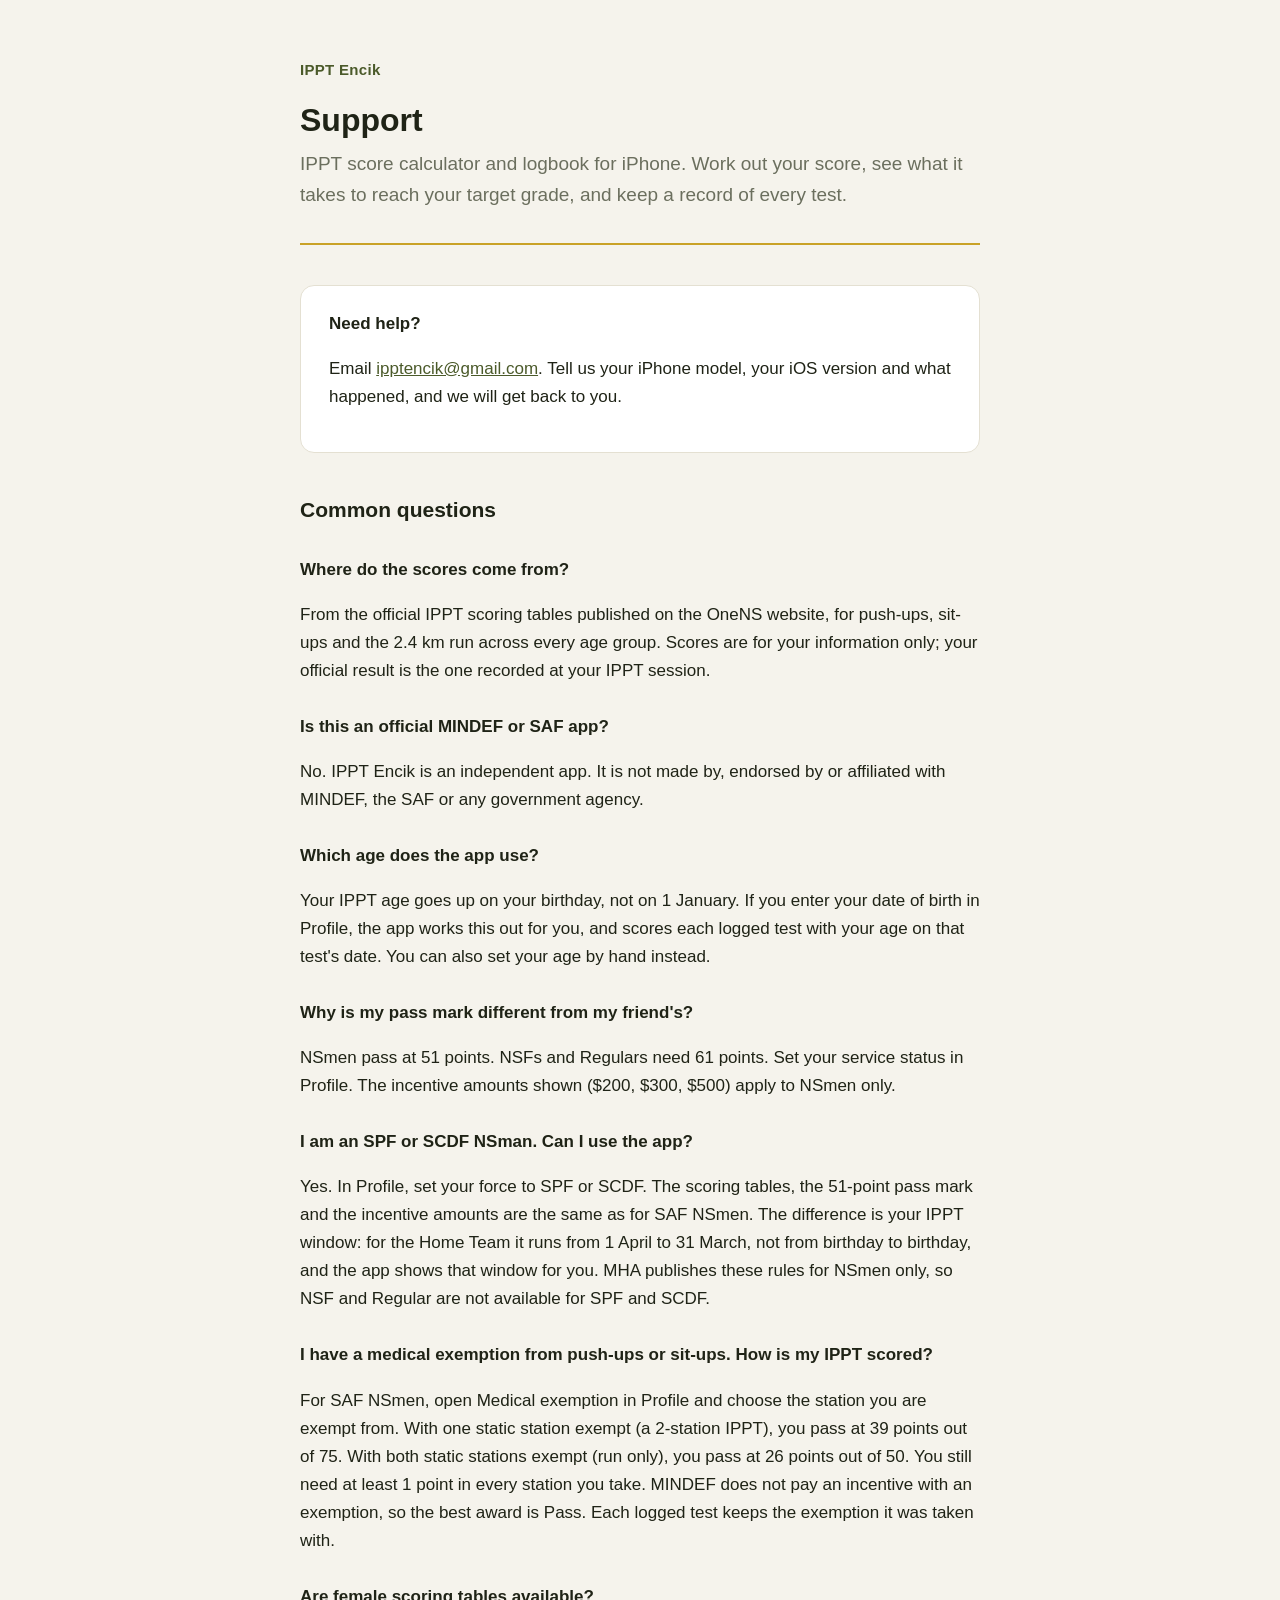
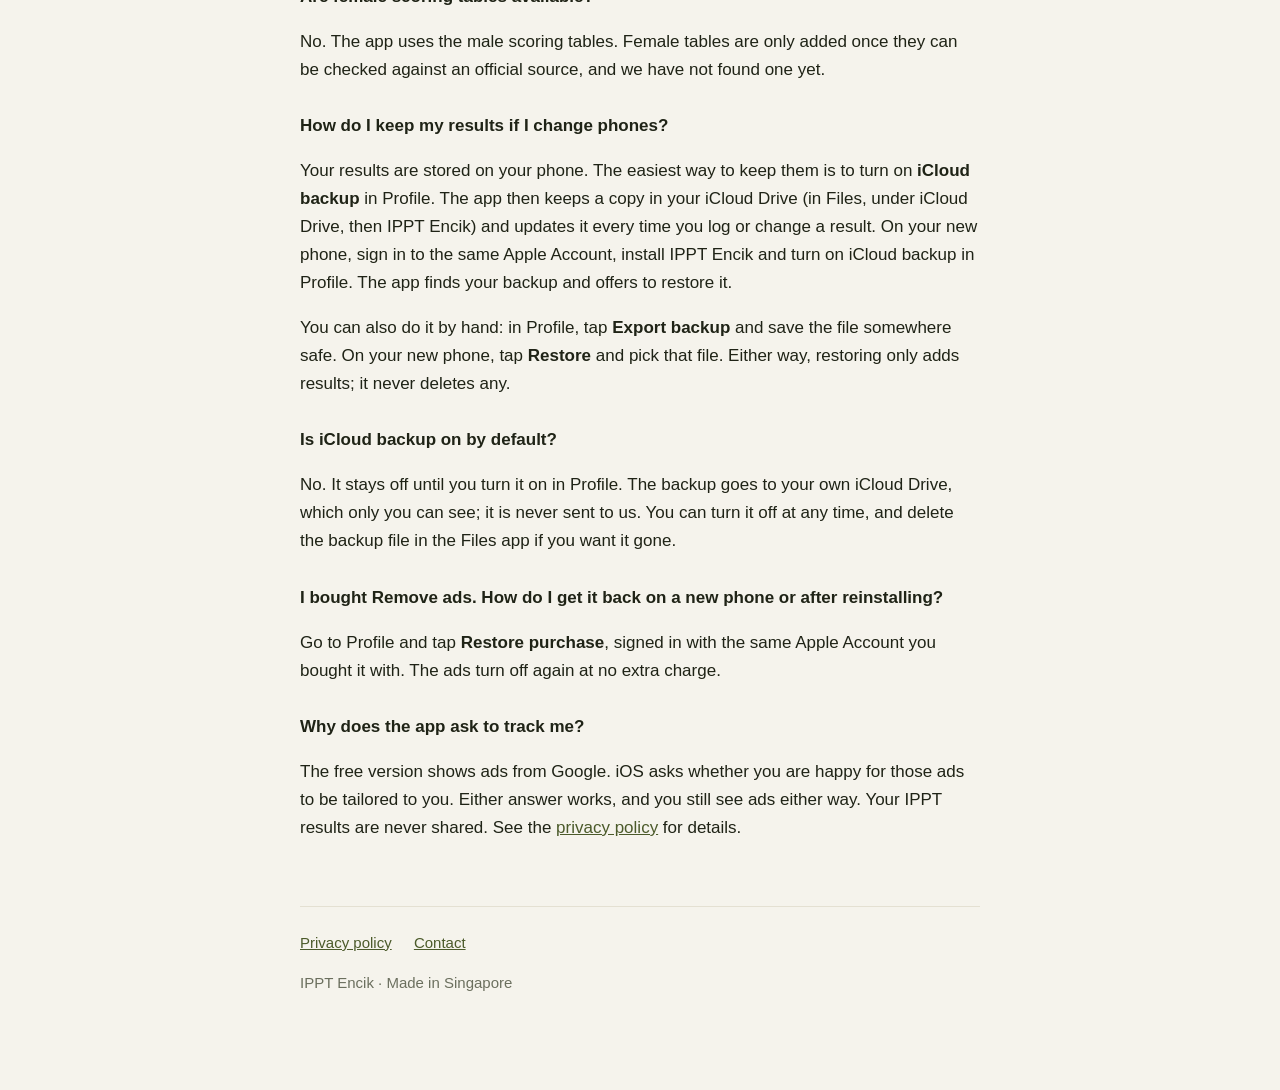
<file: index.html>
<!doctype html>
<html lang="en">
<head>
<meta charset="utf-8">
<meta name="viewport" content="width=device-width, initial-scale=1">
<title>IPPT Encik - Support</title>
<meta name="description" content="Help and answers for IPPT Encik, the IPPT score calculator and logbook for iPhone.">
<link rel="stylesheet" href="style.css">
</head>
<body>
<div class="wrap">

<header>
  <a class="mark" href="./">IPPT Encik</a>
  <h1>Support</h1>
  <p class="lede">IPPT score calculator and logbook for iPhone. Work out your score, see what it takes to reach your target grade, and keep a record of every test.</p>
</header>

<div class="card">
  <h3>Need help?</h3>
  <p>Email <a href="mailto:ipptencik@gmail.com">ipptencik@gmail.com</a>. Tell us your iPhone model, your iOS version and what happened, and we will get back to you.</p>
</div>

<h2>Common questions</h2>

<h3>Where do the scores come from?</h3>
<p>From the official IPPT scoring tables published on the OneNS website, for push-ups, sit-ups and the 2.4 km run across every age group. Scores are for your information only; your official result is the one recorded at your IPPT session.</p>

<h3>Is this an official MINDEF or SAF app?</h3>
<p>No. IPPT Encik is an independent app. It is not made by, endorsed by or affiliated with MINDEF, the SAF or any government agency.</p>

<h3>Which age does the app use?</h3>
<p>Your IPPT age goes up on your birthday, not on 1 January. If you enter your date of birth in Profile, the app works this out for you, and scores each logged test with your age on that test's date. You can also set your age by hand instead.</p>

<h3>Why is my pass mark different from my friend's?</h3>
<p>NSmen pass at 51 points. NSFs and Regulars need 61 points. Set your service status in Profile. The incentive amounts shown ($200, $300, $500) apply to NSmen only.</p>

<h3>I am an SPF or SCDF NSman. Can I use the app?</h3>
<p>Yes. In Profile, set your force to SPF or SCDF. The scoring tables, the 51-point pass mark and the incentive amounts are the same as for SAF NSmen. The difference is your IPPT window: for the Home Team it runs from 1 April to 31 March, not from birthday to birthday, and the app shows that window for you. MHA publishes these rules for NSmen only, so NSF and Regular are not available for SPF and SCDF.</p>

<h3>I have a medical exemption from push-ups or sit-ups. How is my IPPT scored?</h3>
<p>For SAF NSmen, open Medical exemption in Profile and choose the station you are exempt from. With one static station exempt (a 2-station IPPT), you pass at 39 points out of 75. With both static stations exempt (run only), you pass at 26 points out of 50. You still need at least 1 point in every station you take. MINDEF does not pay an incentive with an exemption, so the best award is Pass. Each logged test keeps the exemption it was taken with.</p>

<h3>Are female scoring tables available?</h3>
<p>No. The app uses the male scoring tables. Female tables are only added once they can be checked against an official source, and we have not found one yet.</p>

<h3>How do I keep my results if I change phones?</h3>
<p>Your results are stored on your phone. The easiest way to keep them is to turn on <strong>iCloud backup</strong> in Profile. The app then keeps a copy in your iCloud Drive (in Files, under iCloud Drive, then IPPT Encik) and updates it every time you log or change a result. On your new phone, sign in to the same Apple Account, install IPPT Encik and turn on iCloud backup in Profile. The app finds your backup and offers to restore it.</p>
<p>You can also do it by hand: in Profile, tap <strong>Export backup</strong> and save the file somewhere safe. On your new phone, tap <strong>Restore</strong> and pick that file. Either way, restoring only adds results; it never deletes any.</p>

<h3>Is iCloud backup on by default?</h3>
<p>No. It stays off until you turn it on in Profile. The backup goes to your own iCloud Drive, which only you can see; it is never sent to us. You can turn it off at any time, and delete the backup file in the Files app if you want it gone.</p>

<h3>I bought Remove ads. How do I get it back on a new phone or after reinstalling?</h3>
<p>Go to Profile and tap <strong>Restore purchase</strong>, signed in with the same Apple Account you bought it with. The ads turn off again at no extra charge.</p>

<h3>Why does the app ask to track me?</h3>
<p>The free version shows ads from Google. iOS asks whether you are happy for those ads to be tailored to you. Either answer works, and you still see ads either way. Your IPPT results are never shared. See the <a href="privacy.html">privacy policy</a> for details.</p>

<footer>
  <a href="privacy.html">Privacy policy</a>
  <a href="mailto:ipptencik@gmail.com">Contact</a>
  <p>IPPT Encik · Made in Singapore</p>
</footer>

</div>
</body>
</html>
</file>
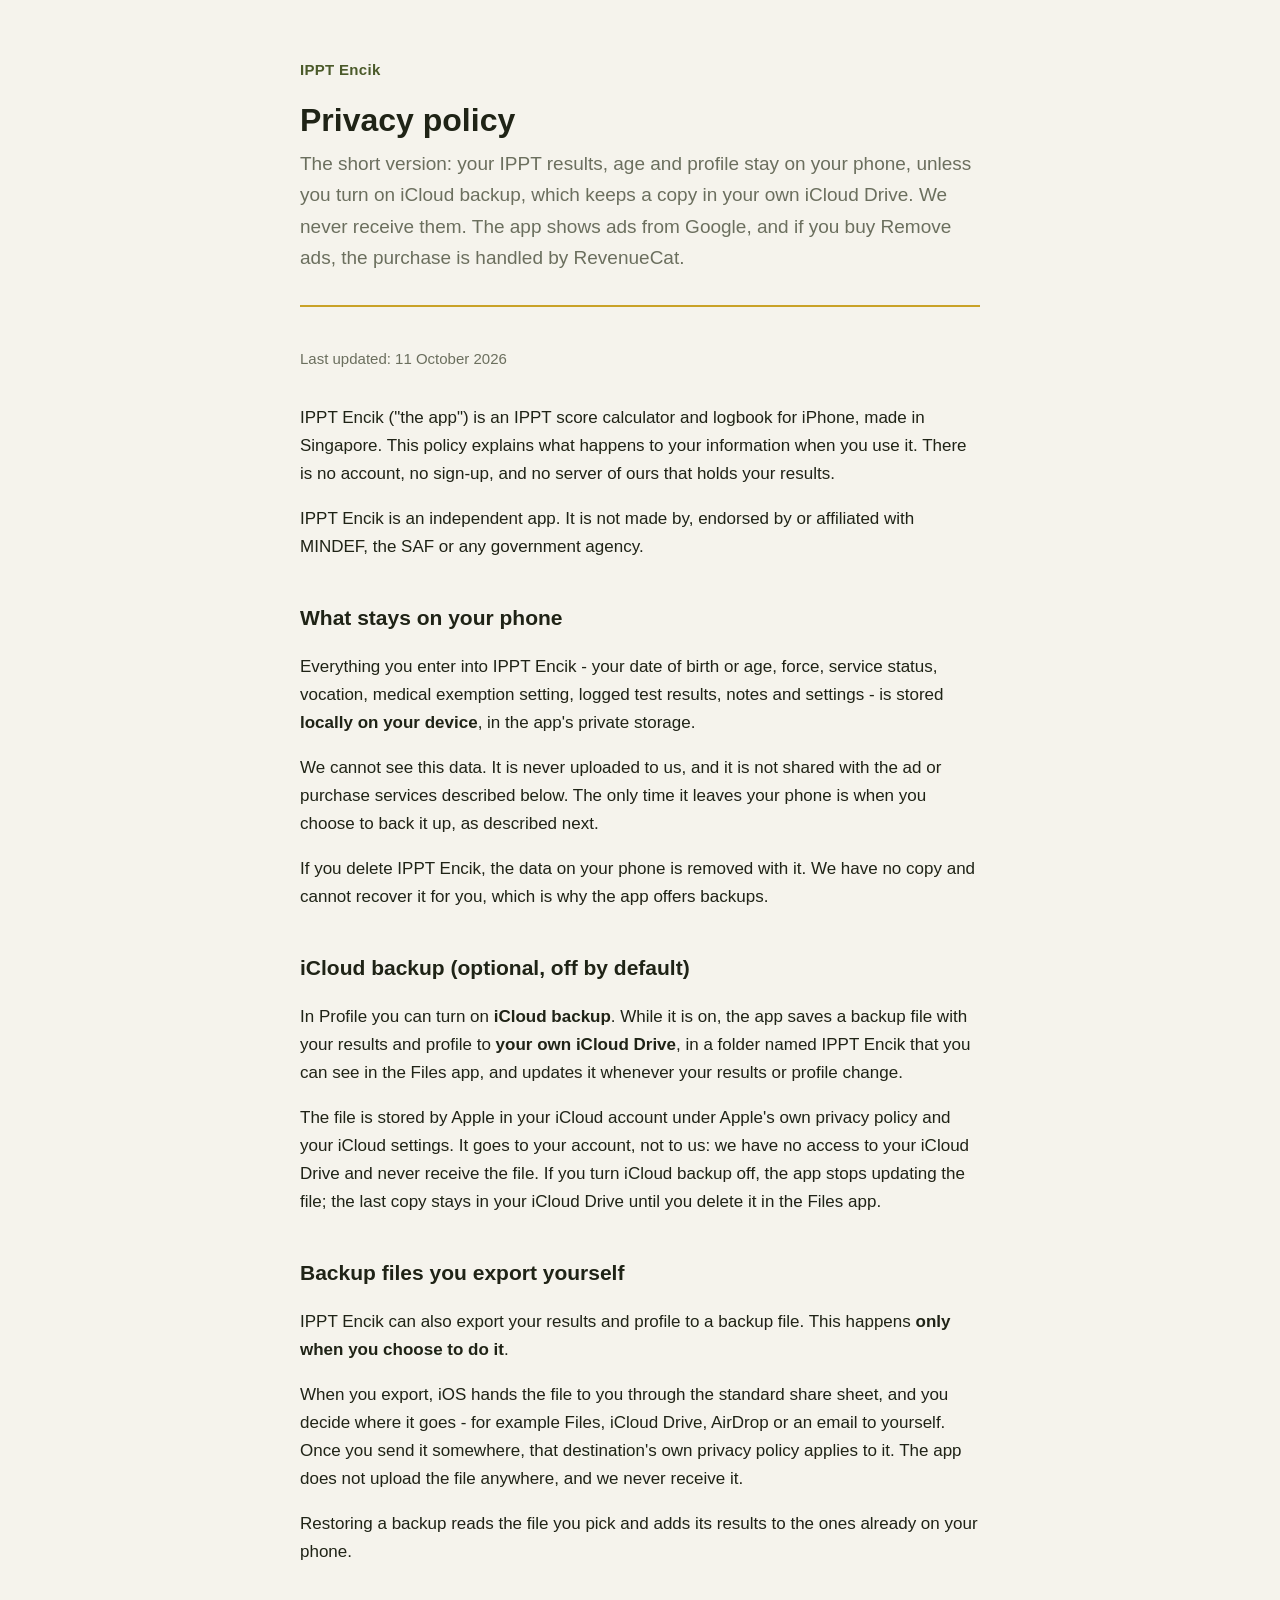
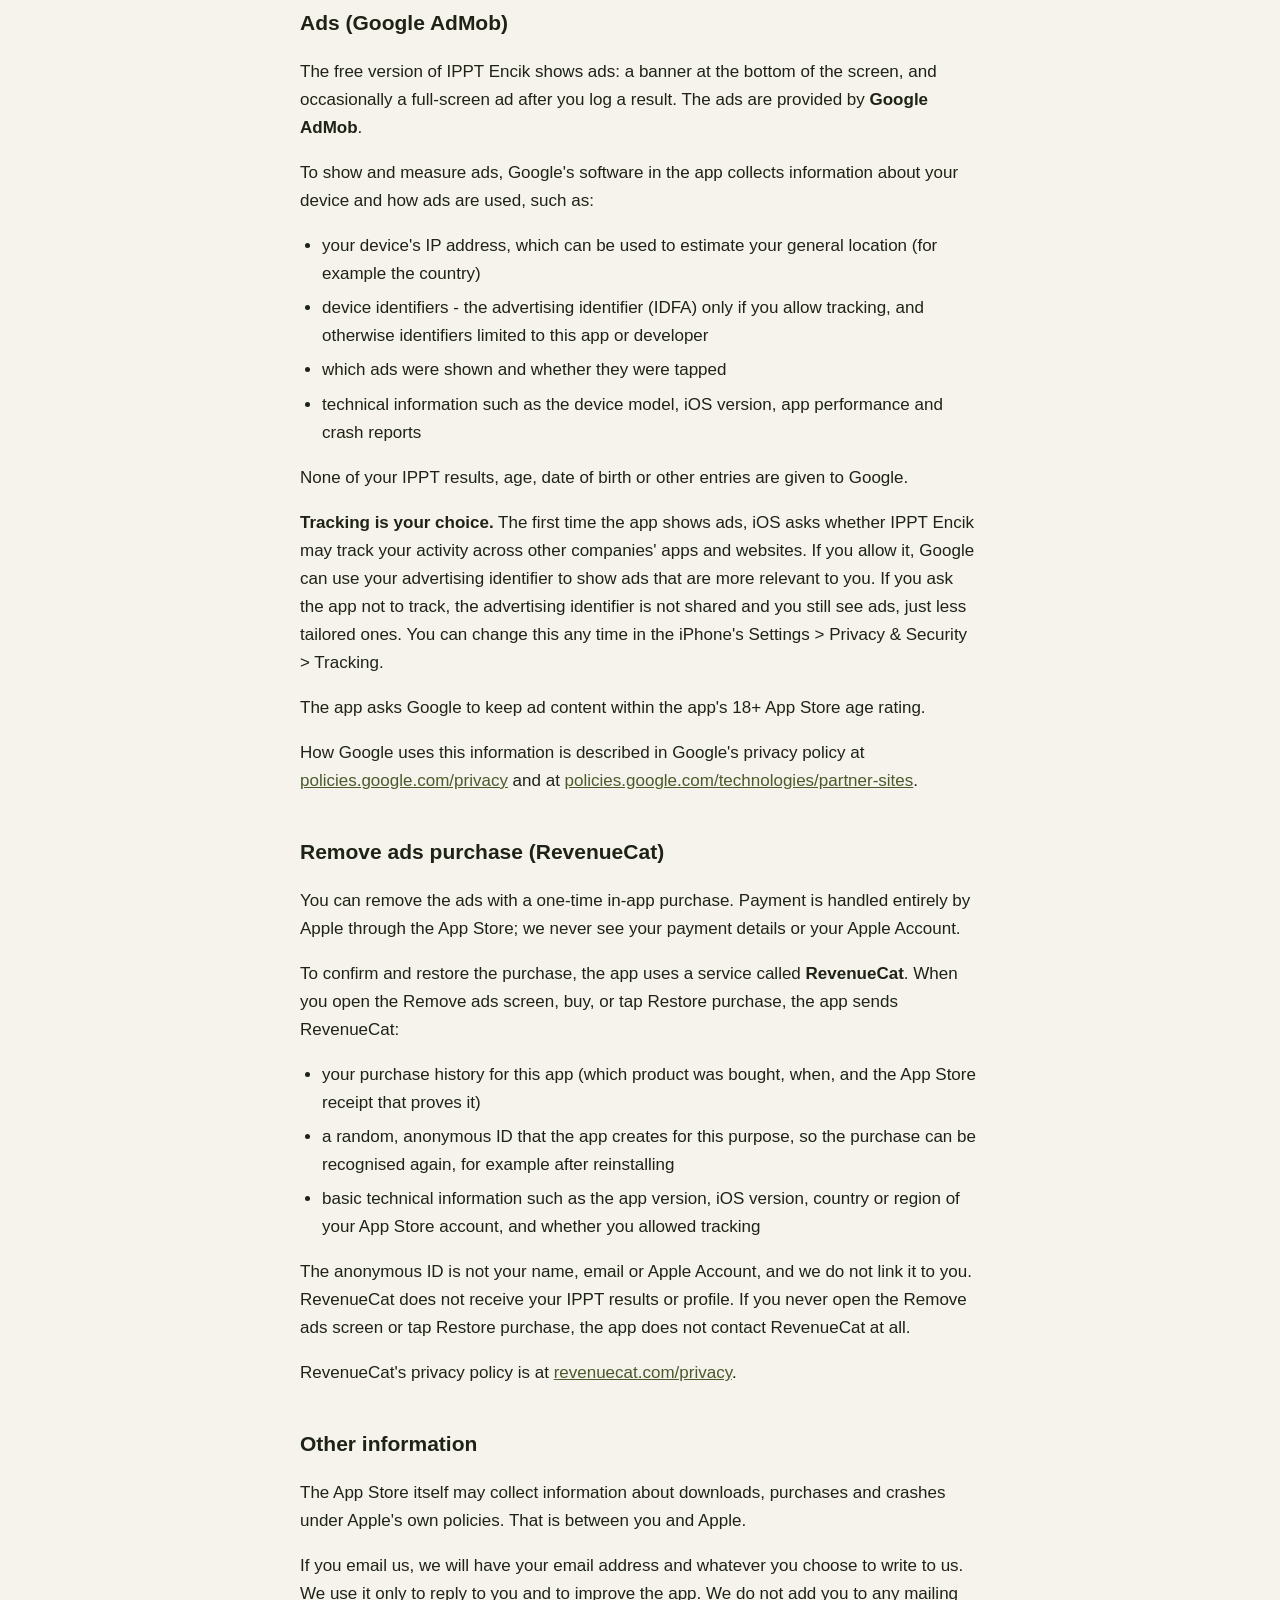
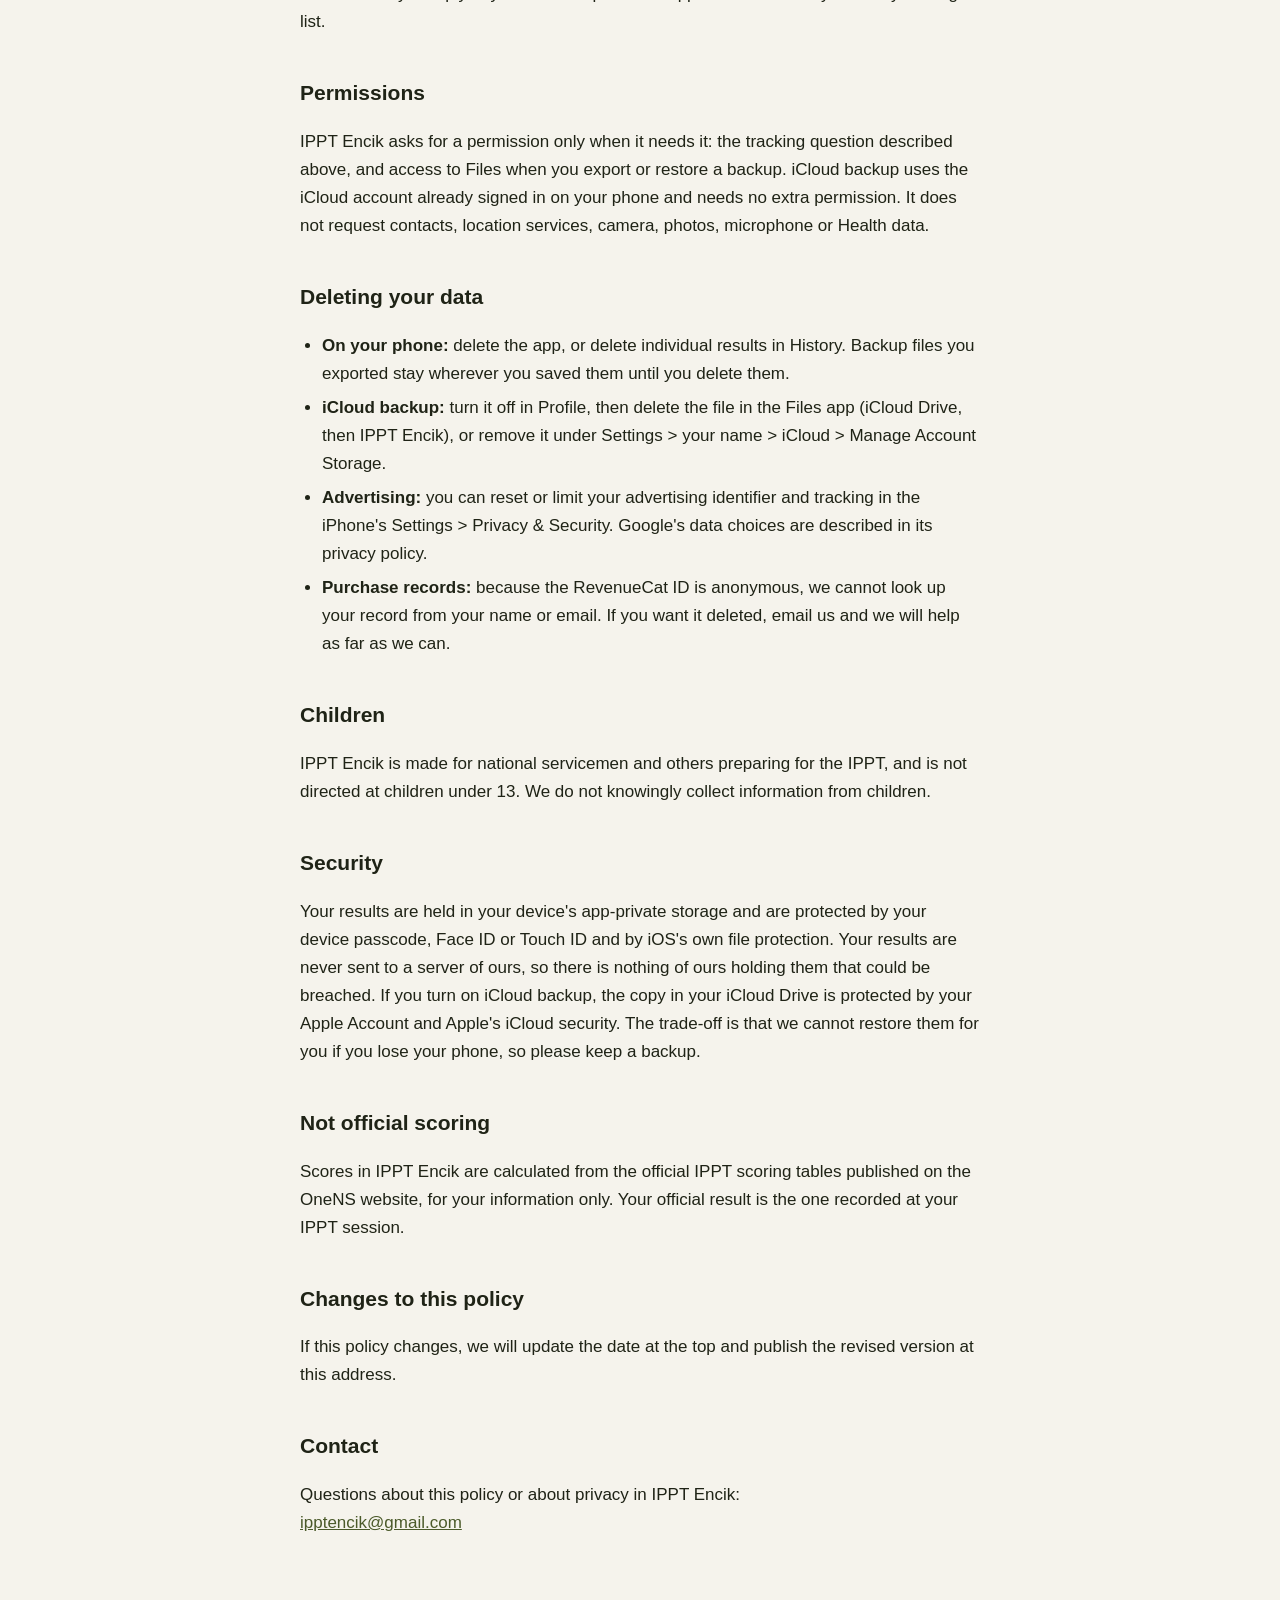
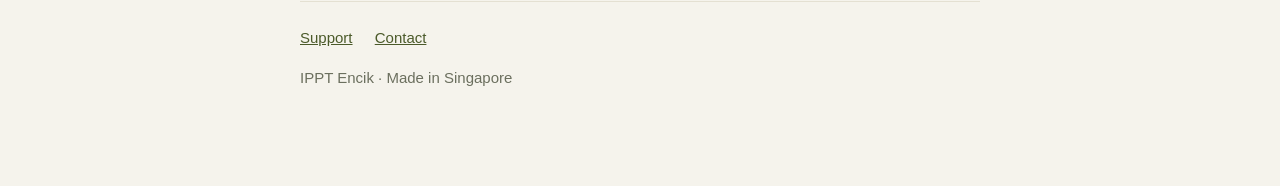
<file: privacy.html>
<!doctype html>
<html lang="en">
<head>
<meta charset="utf-8">
<meta name="viewport" content="width=device-width, initial-scale=1">
<title>IPPT Encik - Privacy policy</title>
<meta name="description" content="Your IPPT results stay on your phone. IPPT Encik has no account. Ads are served by Google AdMob and purchases are handled by RevenueCat.">
<link rel="stylesheet" href="style.css">
</head>
<body>
<div class="wrap">

<header>
  <a class="mark" href="./">IPPT Encik</a>
  <h1>Privacy policy</h1>
  <p class="lede">The short version: your IPPT results, age and profile stay on your phone, unless you turn on iCloud backup, which keeps a copy in your own iCloud Drive. We never receive them. The app shows ads from Google, and if you buy Remove ads, the purchase is handled by RevenueCat.</p>
</header>

<p class="updated">Last updated: 11 October 2026</p>

<p>IPPT Encik ("the app") is an IPPT score calculator and logbook for iPhone, made in Singapore. This policy explains what happens to your information when you use it. There is no account, no sign-up, and no server of ours that holds your results.</p>

<p>IPPT Encik is an independent app. It is not made by, endorsed by or affiliated with MINDEF, the SAF or any government agency.</p>

<h2>What stays on your phone</h2>
<p>Everything you enter into IPPT Encik - your date of birth or age, force, service status, vocation, medical exemption setting, logged test results, notes and settings - is stored <strong>locally on your device</strong>, in the app's private storage.</p>
<p>We cannot see this data. It is never uploaded to us, and it is not shared with the ad or purchase services described below. The only time it leaves your phone is when you choose to back it up, as described next.</p>
<p>If you delete IPPT Encik, the data on your phone is removed with it. We have no copy and cannot recover it for you, which is why the app offers backups.</p>

<h2>iCloud backup (optional, off by default)</h2>
<p>In Profile you can turn on <strong>iCloud backup</strong>. While it is on, the app saves a backup file with your results and profile to <strong>your own iCloud Drive</strong>, in a folder named IPPT Encik that you can see in the Files app, and updates it whenever your results or profile change.</p>
<p>The file is stored by Apple in your iCloud account under Apple's own privacy policy and your iCloud settings. It goes to your account, not to us: we have no access to your iCloud Drive and never receive the file. If you turn iCloud backup off, the app stops updating the file; the last copy stays in your iCloud Drive until you delete it in the Files app.</p>

<h2>Backup files you export yourself</h2>
<p>IPPT Encik can also export your results and profile to a backup file. This happens <strong>only when you choose to do it</strong>.</p>
<p>When you export, iOS hands the file to you through the standard share sheet, and you decide where it goes - for example Files, iCloud Drive, AirDrop or an email to yourself. Once you send it somewhere, that destination's own privacy policy applies to it. The app does not upload the file anywhere, and we never receive it.</p>
<p>Restoring a backup reads the file you pick and adds its results to the ones already on your phone.</p>

<h2>Ads (Google AdMob)</h2>
<p>The free version of IPPT Encik shows ads: a banner at the bottom of the screen, and occasionally a full-screen ad after you log a result. The ads are provided by <strong>Google AdMob</strong>.</p>
<p>To show and measure ads, Google's software in the app collects information about your device and how ads are used, such as:</p>
<ul>
  <li>your device's IP address, which can be used to estimate your general location (for example the country)</li>
  <li>device identifiers - the advertising identifier (IDFA) only if you allow tracking, and otherwise identifiers limited to this app or developer</li>
  <li>which ads were shown and whether they were tapped</li>
  <li>technical information such as the device model, iOS version, app performance and crash reports</li>
</ul>
<p>None of your IPPT results, age, date of birth or other entries are given to Google.</p>
<p><strong>Tracking is your choice.</strong> The first time the app shows ads, iOS asks whether IPPT Encik may track your activity across other companies' apps and websites. If you allow it, Google can use your advertising identifier to show ads that are more relevant to you. If you ask the app not to track, the advertising identifier is not shared and you still see ads, just less tailored ones. You can change this any time in the iPhone's Settings &gt; Privacy &amp; Security &gt; Tracking.</p>
<p>The app asks Google to keep ad content within the app's 18+ App Store age rating.</p>
<p>How Google uses this information is described in Google's privacy policy at <a href="https://policies.google.com/privacy">policies.google.com/privacy</a> and at <a href="https://policies.google.com/technologies/partner-sites">policies.google.com/technologies/partner-sites</a>.</p>

<h2>Remove ads purchase (RevenueCat)</h2>
<p>You can remove the ads with a one-time in-app purchase. Payment is handled entirely by Apple through the App Store; we never see your payment details or your Apple Account.</p>
<p>To confirm and restore the purchase, the app uses a service called <strong>RevenueCat</strong>. When you open the Remove ads screen, buy, or tap Restore purchase, the app sends RevenueCat:</p>
<ul>
  <li>your purchase history for this app (which product was bought, when, and the App Store receipt that proves it)</li>
  <li>a random, anonymous ID that the app creates for this purpose, so the purchase can be recognised again, for example after reinstalling</li>
  <li>basic technical information such as the app version, iOS version, country or region of your App Store account, and whether you allowed tracking</li>
</ul>
<p>The anonymous ID is not your name, email or Apple Account, and we do not link it to you. RevenueCat does not receive your IPPT results or profile. If you never open the Remove ads screen or tap Restore purchase, the app does not contact RevenueCat at all.</p>
<p>RevenueCat's privacy policy is at <a href="https://www.revenuecat.com/privacy">revenuecat.com/privacy</a>.</p>

<h2>Other information</h2>
<p>The App Store itself may collect information about downloads, purchases and crashes under Apple's own policies. That is between you and Apple.</p>
<p>If you email us, we will have your email address and whatever you choose to write to us. We use it only to reply to you and to improve the app. We do not add you to any mailing list.</p>

<h2>Permissions</h2>
<p>IPPT Encik asks for a permission only when it needs it: the tracking question described above, and access to Files when you export or restore a backup. iCloud backup uses the iCloud account already signed in on your phone and needs no extra permission. It does not request contacts, location services, camera, photos, microphone or Health data.</p>

<h2>Deleting your data</h2>
<ul>
  <li><strong>On your phone:</strong> delete the app, or delete individual results in History. Backup files you exported stay wherever you saved them until you delete them.</li>
  <li><strong>iCloud backup:</strong> turn it off in Profile, then delete the file in the Files app (iCloud Drive, then IPPT Encik), or remove it under Settings &gt; your name &gt; iCloud &gt; Manage Account Storage.</li>
  <li><strong>Advertising:</strong> you can reset or limit your advertising identifier and tracking in the iPhone's Settings &gt; Privacy &amp; Security. Google's data choices are described in its privacy policy.</li>
  <li><strong>Purchase records:</strong> because the RevenueCat ID is anonymous, we cannot look up your record from your name or email. If you want it deleted, email us and we will help as far as we can.</li>
</ul>

<h2>Children</h2>
<p>IPPT Encik is made for national servicemen and others preparing for the IPPT, and is not directed at children under 13. We do not knowingly collect information from children.</p>

<h2>Security</h2>
<p>Your results are held in your device's app-private storage and are protected by your device passcode, Face ID or Touch ID and by iOS's own file protection. Your results are never sent to a server of ours, so there is nothing of ours holding them that could be breached. If you turn on iCloud backup, the copy in your iCloud Drive is protected by your Apple Account and Apple's iCloud security. The trade-off is that we cannot restore them for you if you lose your phone, so please keep a backup.</p>

<h2>Not official scoring</h2>
<p>Scores in IPPT Encik are calculated from the official IPPT scoring tables published on the OneNS website, for your information only. Your official result is the one recorded at your IPPT session.</p>

<h2>Changes to this policy</h2>
<p>If this policy changes, we will update the date at the top and publish the revised version at this address.</p>

<h2>Contact</h2>
<p>Questions about this policy or about privacy in IPPT Encik:<br>
<a href="mailto:ipptencik@gmail.com">ipptencik@gmail.com</a></p>

<footer>
  <a href="./">Support</a>
  <a href="mailto:ipptencik@gmail.com">Contact</a>
  <p>IPPT Encik · Made in Singapore</p>
</footer>

</div>
</body>
</html>
</file>
<file: style.css>
:root {
  --brand: #4b5a2a;
  --accent: #c9a227;
  --ink: #1f2316;
  --ink-muted: #6b6f5e;
  --page-bg: #f5f3ec;
  --card-bg: #ffffff;
  --border: #e4e0d2;
}

* { box-sizing: border-box; }

body {
  margin: 0;
  padding: 0 20px 80px;
  background: var(--page-bg);
  color: var(--ink);
  font: 400 17px/1.65 -apple-system, BlinkMacSystemFont, "Segoe UI", Roboto, sans-serif;
  -webkit-text-size-adjust: 100%;
}

.wrap { max-width: 680px; margin: 0 auto; }

header {
  padding: 56px 0 32px;
  border-bottom: 2px solid var(--accent);
  margin-bottom: 40px;
}

.mark {
  display: inline-block;
  font-weight: 600;
  font-size: 15px;
  letter-spacing: 0.02em;
  color: var(--brand);
  text-decoration: none;
}

h1 { font-size: 32px; line-height: 1.25; font-weight: 600; margin: 16px 0 8px; }
h2 { font-size: 21px; font-weight: 600; margin: 40px 0 12px; }
h3 { font-size: 17px; font-weight: 600; margin: 28px 0 6px; }

.lede { font-size: 19px; color: var(--ink-muted); margin: 0; }
.updated { font-size: 15px; color: var(--ink-muted); margin: 0 0 32px; }

a { color: var(--brand); }

.card {
  background: var(--card-bg);
  border: 1px solid var(--border);
  border-radius: 14px;
  padding: 24px 28px;
  margin: 32px 0;
}

.card h3:first-child { margin-top: 0; }

table { width: 100%; border-collapse: collapse; font-size: 15px; margin: 12px 0; }
th, td { text-align: left; vertical-align: top; padding: 8px 10px 8px 0; border-bottom: 1px solid var(--border); }
th { font-weight: 600; }

ul { padding-left: 22px; }
li { margin: 6px 0; }

footer {
  margin-top: 64px;
  padding-top: 24px;
  border-top: 1px solid var(--border);
  font-size: 15px;
  color: var(--ink-muted);
}

footer a { margin-right: 18px; }

@media (prefers-color-scheme: dark) {
  :root {
    --ink: #ecebe3;
    --ink-muted: #a5a796;
    --page-bg: #151812;
    --card-bg: #1f231a;
    --border: #33382a;
    --brand: #c2cf94;
  }
}

@media (max-width: 520px) {
  h1 { font-size: 27px; }
  .card { padding: 20px; }
  header { padding-top: 36px; }
  table { font-size: 14px; }
}
</file>
